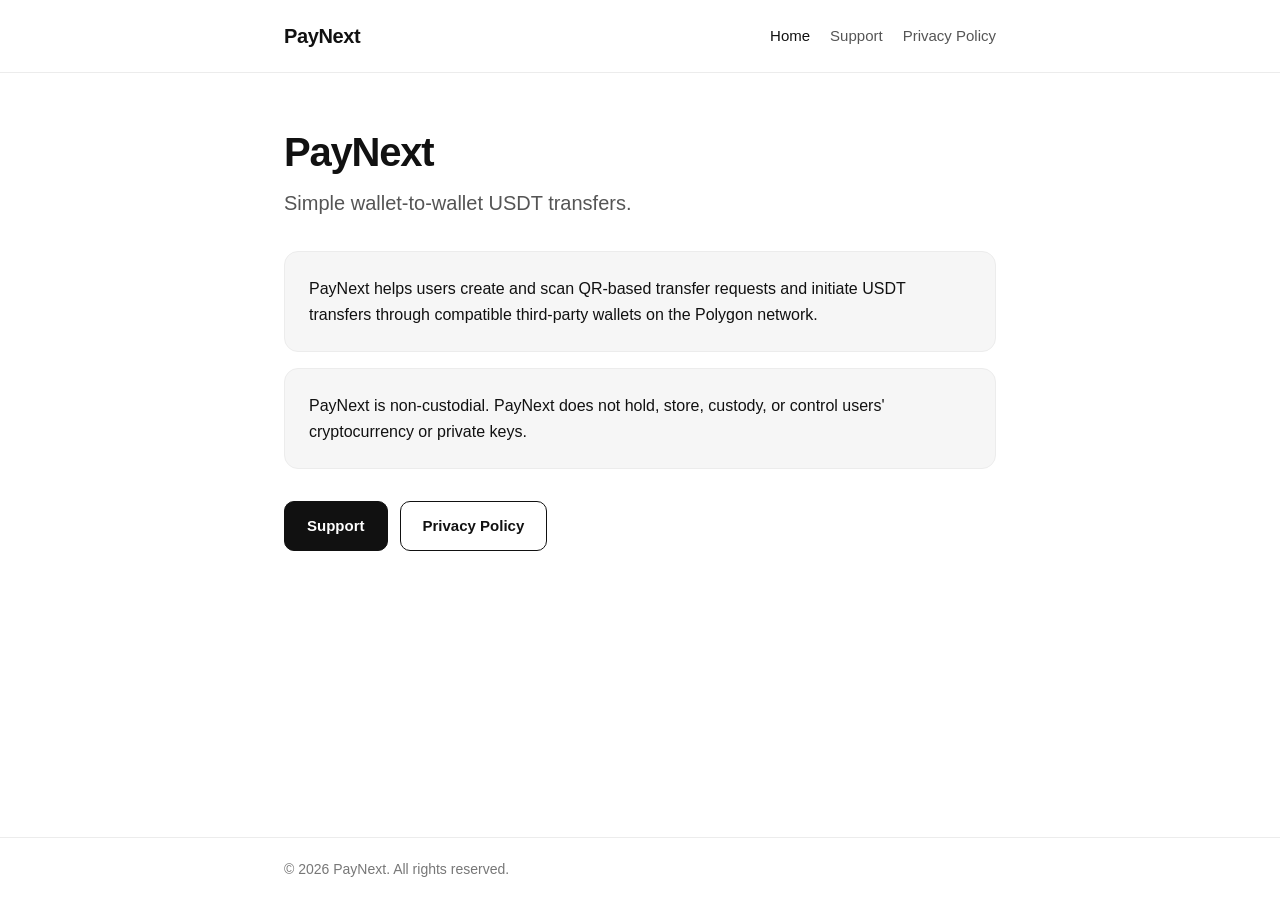
<file: index.html>
<!DOCTYPE html>
<html lang="en">
<head>
  <meta charset="utf-8">
  <meta name="viewport" content="width=device-width, initial-scale=1">
  <title>PayNext</title>
  <meta name="description" content="PayNext: simple wallet-to-wallet USDT transfers.">
  <link rel="stylesheet" href="styles.css">
</head>
<body>
  <header class="site-header">
    <div class="inner">
      <a class="brand" href="index.html">PayNext</a>
      <nav class="nav">
        <a href="index.html" aria-current="page">Home</a>
        <a href="support.html">Support</a>
        <a href="privacy.html">Privacy Policy</a>
      </nav>
    </div>
  </header>

  <main>
    <div class="inner">
      <h1>PayNext</h1>
      <p class="subtitle">Simple wallet-to-wallet USDT transfers.</p>

      <div class="card">
        <p>PayNext helps users create and scan QR-based transfer requests and initiate USDT transfers through compatible third-party wallets on the Polygon network.</p>
      </div>

      <div class="card">
        <p>PayNext is non-custodial. PayNext does not hold, store, custody, or control users' cryptocurrency or private keys.</p>
      </div>

      <div class="buttons">
        <a class="button" href="support.html">Support</a>
        <a class="button secondary" href="privacy.html">Privacy Policy</a>
      </div>
    </div>
  </main>

  <footer class="site-footer">
    <div class="inner">
      <p>&copy; 2026 PayNext. All rights reserved.</p>
    </div>
  </footer>
</body>
</html>
</file>
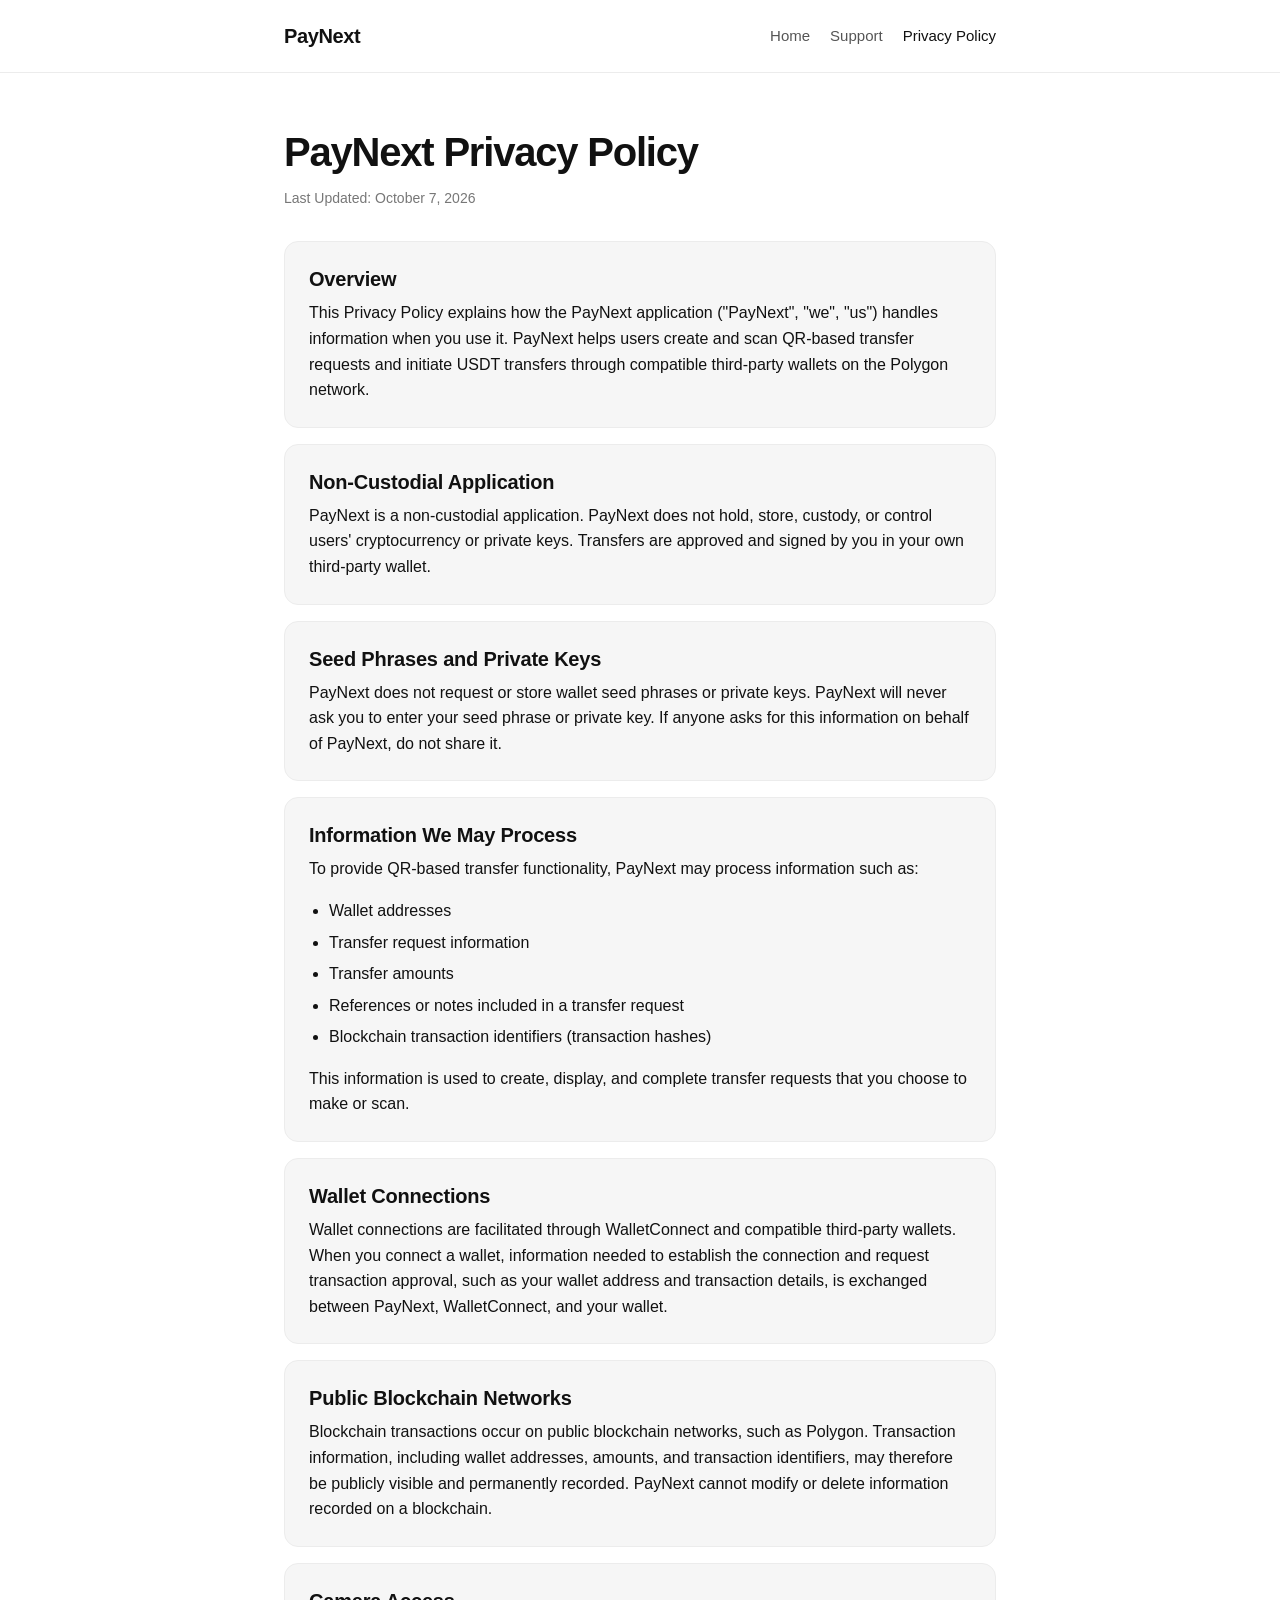
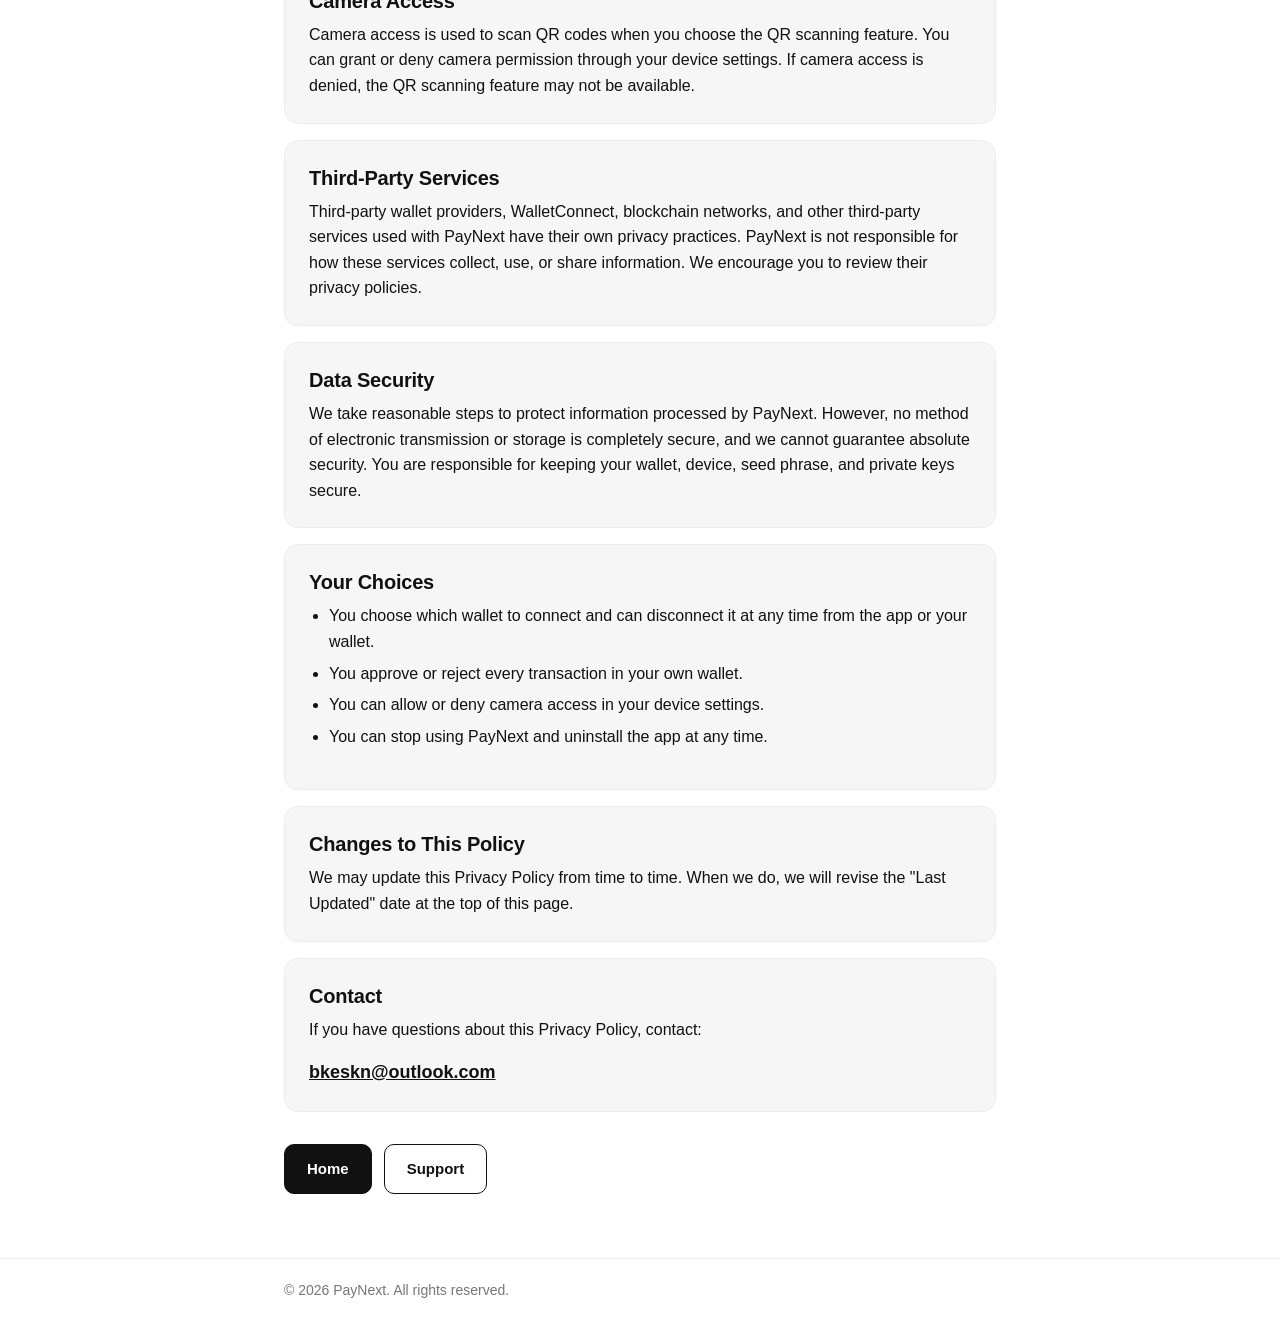
<file: privacy.html>
<!DOCTYPE html>
<html lang="en">
<head>
  <meta charset="utf-8">
  <meta name="viewport" content="width=device-width, initial-scale=1">
  <title>PayNext Privacy Policy</title>
  <meta name="description" content="Privacy Policy for the PayNext application.">
  <link rel="stylesheet" href="styles.css">
</head>
<body>
  <header class="site-header">
    <div class="inner">
      <a class="brand" href="index.html">PayNext</a>
      <nav class="nav">
        <a href="index.html">Home</a>
        <a href="support.html">Support</a>
        <a href="privacy.html" aria-current="page">Privacy Policy</a>
      </nav>
    </div>
  </header>

  <main>
    <div class="inner">
      <h1>PayNext Privacy Policy</h1>
      <p class="meta">Last Updated: October 7, 2026</p>

      <div class="card">
        <h2>Overview</h2>
        <p>This Privacy Policy explains how the PayNext application ("PayNext", "we", "us") handles information when you use it. PayNext helps users create and scan QR-based transfer requests and initiate USDT transfers through compatible third-party wallets on the Polygon network.</p>
      </div>

      <div class="card">
        <h2>Non-Custodial Application</h2>
        <p>PayNext is a non-custodial application. PayNext does not hold, store, custody, or control users' cryptocurrency or private keys. Transfers are approved and signed by you in your own third-party wallet.</p>
      </div>

      <div class="card">
        <h2>Seed Phrases and Private Keys</h2>
        <p>PayNext does not request or store wallet seed phrases or private keys. PayNext will never ask you to enter your seed phrase or private key. If anyone asks for this information on behalf of PayNext, do not share it.</p>
      </div>

      <div class="card">
        <h2>Information We May Process</h2>
        <p>To provide QR-based transfer functionality, PayNext may process information such as:</p>
        <ul>
          <li>Wallet addresses</li>
          <li>Transfer request information</li>
          <li>Transfer amounts</li>
          <li>References or notes included in a transfer request</li>
          <li>Blockchain transaction identifiers (transaction hashes)</li>
        </ul>
        <p>This information is used to create, display, and complete transfer requests that you choose to make or scan.</p>
      </div>

      <div class="card">
        <h2>Wallet Connections</h2>
        <p>Wallet connections are facilitated through WalletConnect and compatible third-party wallets. When you connect a wallet, information needed to establish the connection and request transaction approval, such as your wallet address and transaction details, is exchanged between PayNext, WalletConnect, and your wallet.</p>
      </div>

      <div class="card">
        <h2>Public Blockchain Networks</h2>
        <p>Blockchain transactions occur on public blockchain networks, such as Polygon. Transaction information, including wallet addresses, amounts, and transaction identifiers, may therefore be publicly visible and permanently recorded. PayNext cannot modify or delete information recorded on a blockchain.</p>
      </div>

      <div class="card">
        <h2>Camera Access</h2>
        <p>Camera access is used to scan QR codes when you choose the QR scanning feature. You can grant or deny camera permission through your device settings. If camera access is denied, the QR scanning feature may not be available.</p>
      </div>

      <div class="card">
        <h2>Third-Party Services</h2>
        <p>Third-party wallet providers, WalletConnect, blockchain networks, and other third-party services used with PayNext have their own privacy practices. PayNext is not responsible for how these services collect, use, or share information. We encourage you to review their privacy policies.</p>
      </div>

      <div class="card">
        <h2>Data Security</h2>
        <p>We take reasonable steps to protect information processed by PayNext. However, no method of electronic transmission or storage is completely secure, and we cannot guarantee absolute security. You are responsible for keeping your wallet, device, seed phrase, and private keys secure.</p>
      </div>

      <div class="card">
        <h2>Your Choices</h2>
        <ul>
          <li>You choose which wallet to connect and can disconnect it at any time from the app or your wallet.</li>
          <li>You approve or reject every transaction in your own wallet.</li>
          <li>You can allow or deny camera access in your device settings.</li>
          <li>You can stop using PayNext and uninstall the app at any time.</li>
        </ul>
      </div>

      <div class="card">
        <h2>Changes to This Policy</h2>
        <p>We may update this Privacy Policy from time to time. When we do, we will revise the "Last Updated" date at the top of this page.</p>
      </div>

      <div class="card">
        <h2>Contact</h2>
        <p>If you have questions about this Privacy Policy, contact:</p>
        <p><a class="email" href="mailto:bkeskn@outlook.com">bkeskn@outlook.com</a></p>
      </div>

      <div class="buttons">
        <a class="button" href="index.html">Home</a>
        <a class="button secondary" href="support.html">Support</a>
      </div>
    </div>
  </main>

  <footer class="site-footer">
    <div class="inner">
      <p>&copy; 2026 PayNext. All rights reserved.</p>
    </div>
  </footer>
</body>
</html>
</file>
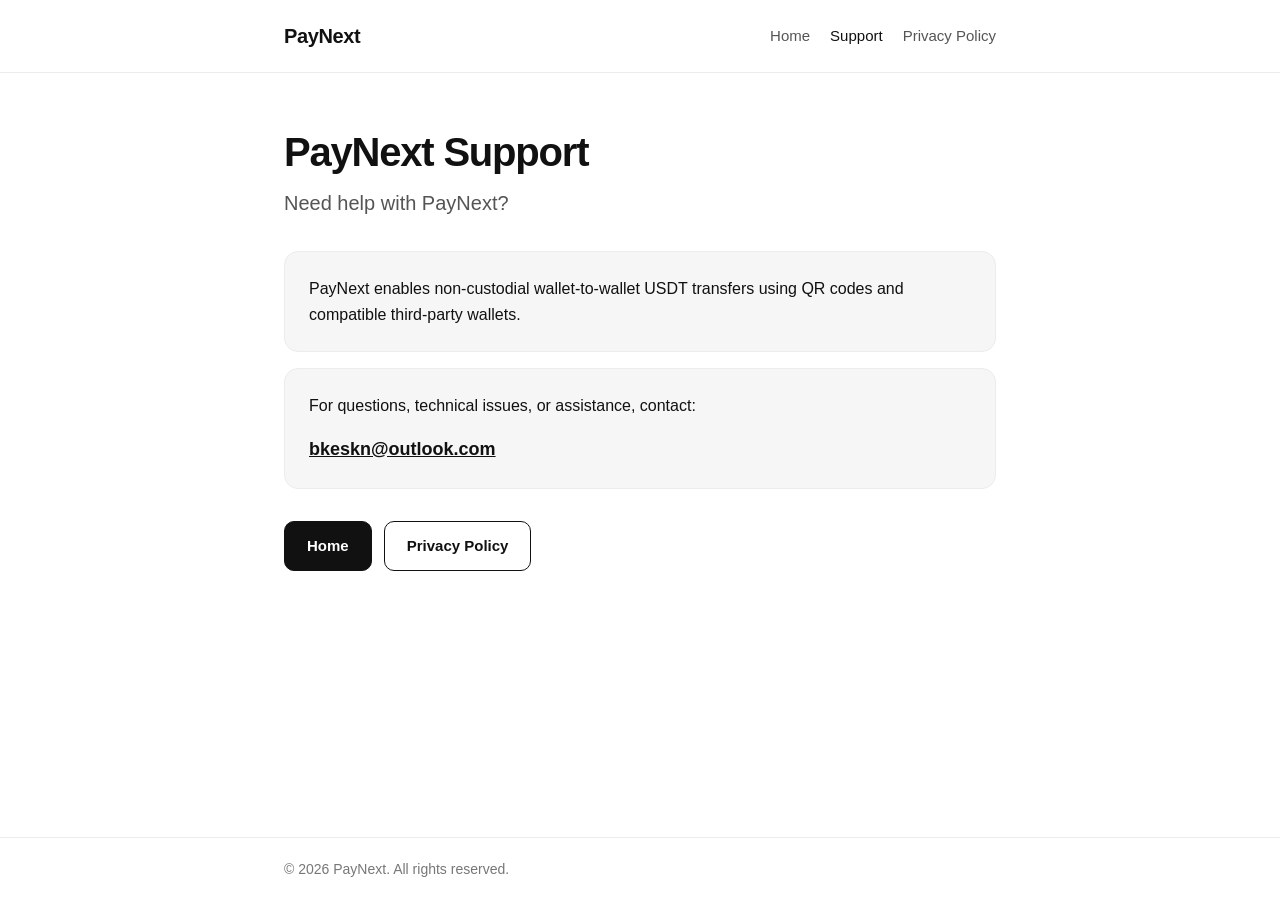
<file: support.html>
<!DOCTYPE html>
<html lang="en">
<head>
  <meta charset="utf-8">
  <meta name="viewport" content="width=device-width, initial-scale=1">
  <title>PayNext Support</title>
  <meta name="description" content="Get help with PayNext.">
  <link rel="stylesheet" href="styles.css">
</head>
<body>
  <header class="site-header">
    <div class="inner">
      <a class="brand" href="index.html">PayNext</a>
      <nav class="nav">
        <a href="index.html">Home</a>
        <a href="support.html" aria-current="page">Support</a>
        <a href="privacy.html">Privacy Policy</a>
      </nav>
    </div>
  </header>

  <main>
    <div class="inner">
      <h1>PayNext Support</h1>
      <p class="subtitle">Need help with PayNext?</p>

      <div class="card">
        <p>PayNext enables non-custodial wallet-to-wallet USDT transfers using QR codes and compatible third-party wallets.</p>
      </div>

      <div class="card">
        <p>For questions, technical issues, or assistance, contact:</p>
        <p><a class="email" href="mailto:bkeskn@outlook.com">bkeskn@outlook.com</a></p>
      </div>

      <div class="buttons">
        <a class="button" href="index.html">Home</a>
        <a class="button secondary" href="privacy.html">Privacy Policy</a>
      </div>
    </div>
  </main>

  <footer class="site-footer">
    <div class="inner">
      <p>&copy; 2026 PayNext. All rights reserved.</p>
    </div>
  </footer>
</body>
</html>
</file>
<file: styles.css>
/* PayNext static site styles */

* {
  box-sizing: border-box;
  margin: 0;
  padding: 0;
}

html {
  -webkit-text-size-adjust: 100%;
}

body {
  background: #ffffff;
  color: #111111;
  font-family: -apple-system, BlinkMacSystemFont, "Segoe UI", Roboto, Helvetica, Arial, sans-serif;
  font-size: 16px;
  line-height: 1.6;
  display: flex;
  flex-direction: column;
  min-height: 100vh;
}

a {
  color: #111111;
}

/* Header */

.site-header {
  border-bottom: 1px solid #ececec;
}

.site-header .inner {
  display: flex;
  align-items: center;
  justify-content: space-between;
  flex-wrap: wrap;
  gap: 12px;
}

.brand {
  font-size: 20px;
  font-weight: 700;
  letter-spacing: -0.02em;
  text-decoration: none;
}

.nav {
  display: flex;
  gap: 20px;
  flex-wrap: wrap;
}

.nav a {
  font-size: 15px;
  color: #555555;
  text-decoration: none;
}

.nav a:hover,
.nav a[aria-current="page"] {
  color: #111111;
}

/* Layout */

.inner {
  width: 100%;
  max-width: 760px;
  margin: 0 auto;
  padding: 20px 24px;
}

main {
  flex: 1;
}

main .inner {
  padding-top: 56px;
  padding-bottom: 64px;
}

/* Typography */

h1 {
  font-size: 40px;
  line-height: 1.15;
  font-weight: 700;
  letter-spacing: -0.03em;
  margin-bottom: 12px;
}

h2 {
  font-size: 20px;
  line-height: 1.3;
  font-weight: 600;
  letter-spacing: -0.01em;
  margin-bottom: 8px;
}

p {
  margin-bottom: 16px;
}

p:last-child {
  margin-bottom: 0;
}

ul {
  padding-left: 20px;
  margin-bottom: 16px;
}

li {
  margin-bottom: 6px;
}

.subtitle {
  font-size: 20px;
  color: #555555;
  margin-bottom: 32px;
}

.meta {
  font-size: 14px;
  color: #777777;
  margin-bottom: 32px;
}

/* Cards */

.card {
  background: #f6f6f6;
  border: 1px solid #ececec;
  border-radius: 14px;
  padding: 24px;
  margin-bottom: 16px;
}

.email {
  font-size: 18px;
  font-weight: 600;
  word-break: break-all;
}

/* Buttons */

.buttons {
  display: flex;
  gap: 12px;
  flex-wrap: wrap;
  margin-top: 32px;
}

.button {
  display: inline-block;
  padding: 12px 22px;
  border-radius: 10px;
  font-size: 15px;
  font-weight: 600;
  text-decoration: none;
  border: 1px solid #111111;
  background: #111111;
  color: #ffffff;
}

.button:hover {
  background: #333333;
  border-color: #333333;
}

.button.secondary {
  background: #ffffff;
  color: #111111;
}

.button.secondary:hover {
  background: #f6f6f6;
}

/* Footer */

.site-footer {
  border-top: 1px solid #ececec;
  font-size: 14px;
  color: #777777;
}

/* Mobile */

@media (max-width: 600px) {
  main .inner {
    padding-top: 36px;
    padding-bottom: 48px;
  }

  .inner {
    padding-left: 16px;
    padding-right: 16px;
  }

  h1 {
    font-size: 30px;
  }

  .subtitle {
    font-size: 18px;
  }

  .card {
    padding: 18px;
  }

  .buttons .button {
    flex: 1 1 100%;
    text-align: center;
  }
}
</file>
